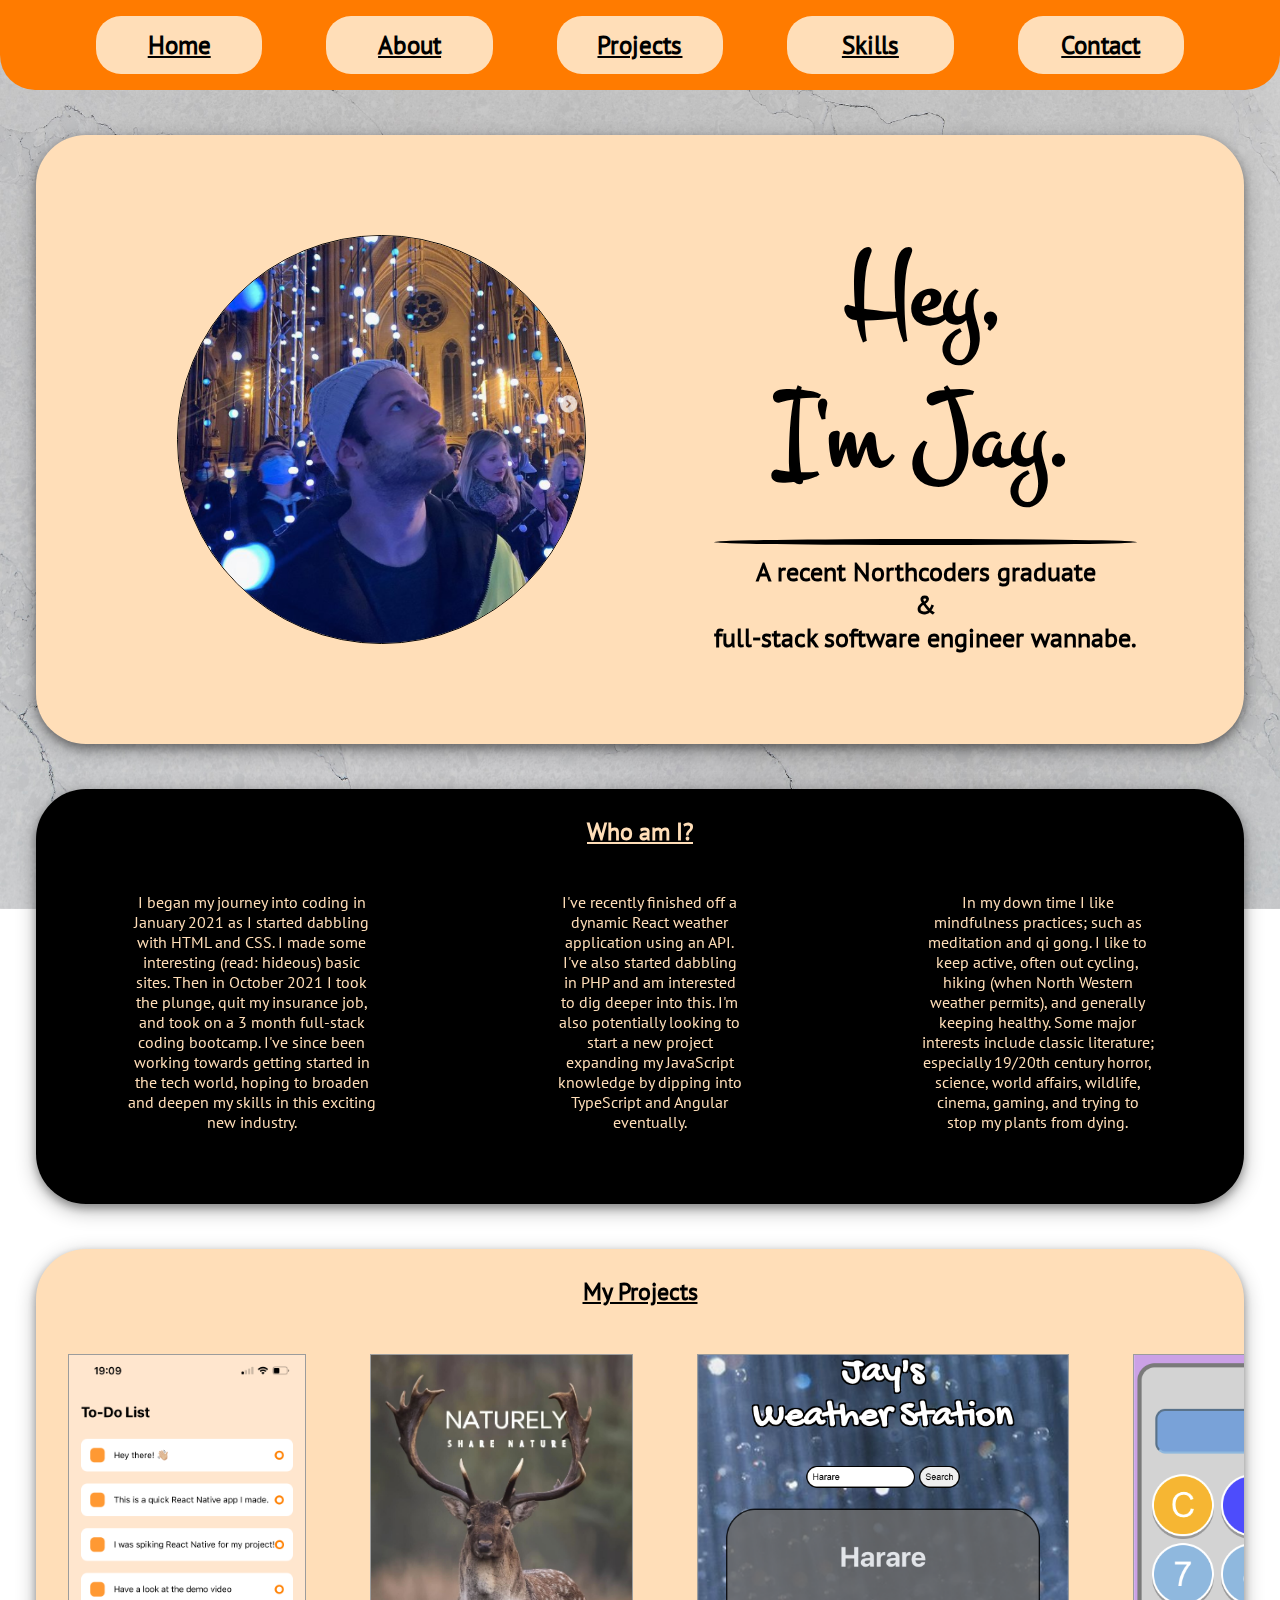
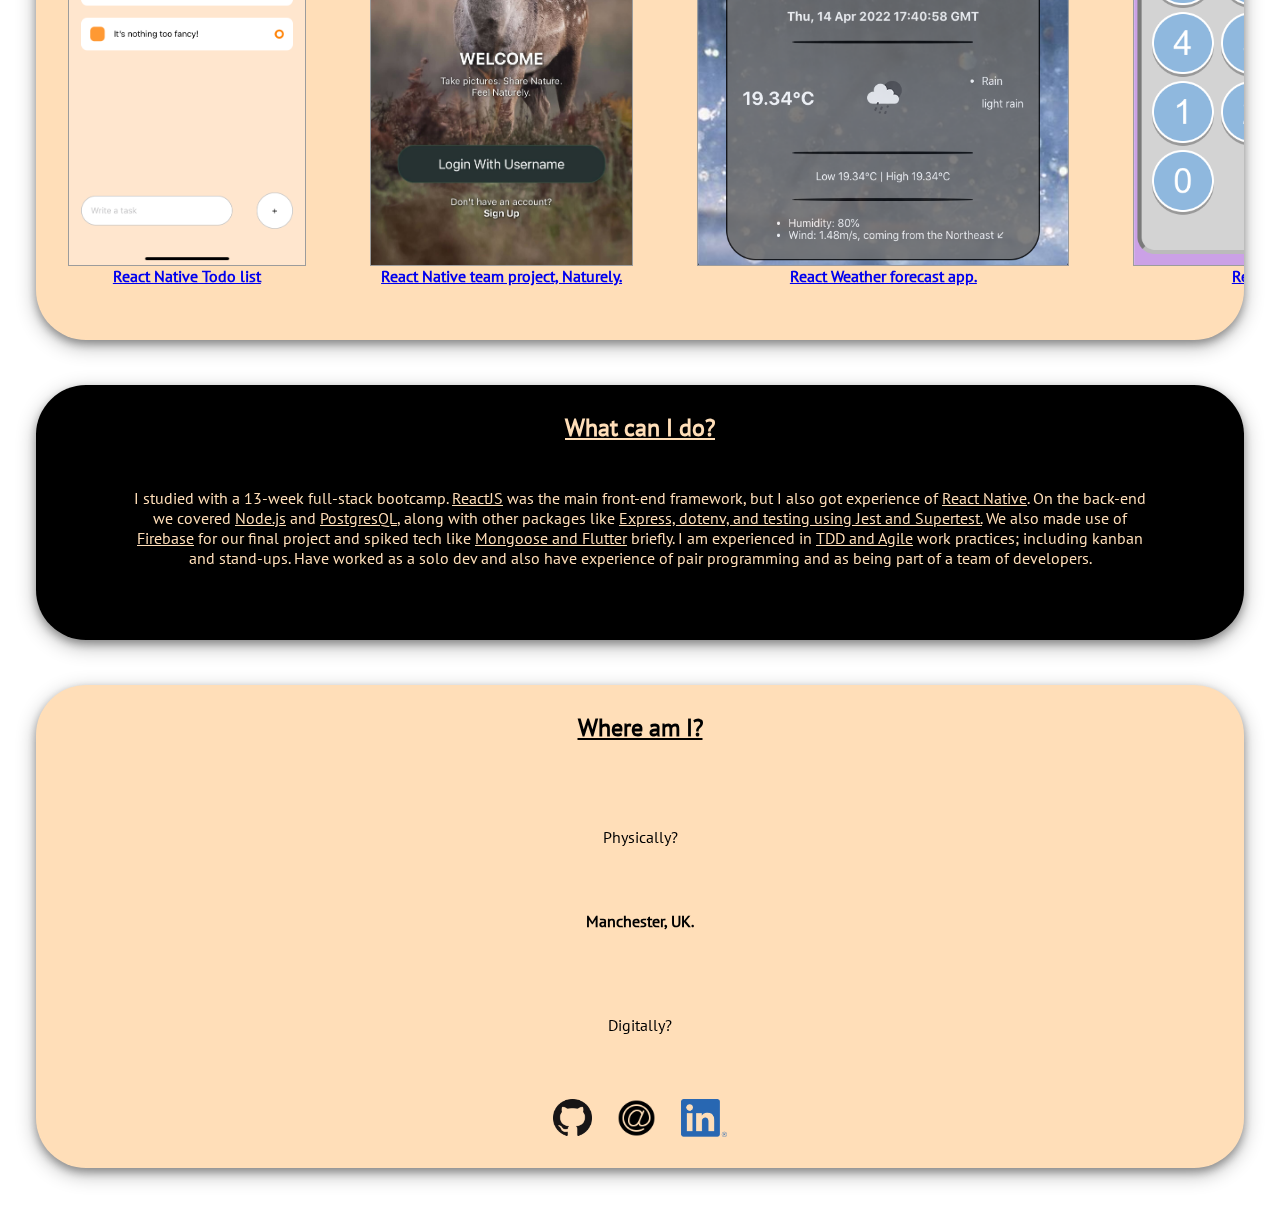
<file: index.html>
<!DOCTYPE html>
<html lang="en">
  <head>
    <meta charset="UTF-8" />
    <meta http-equiv="X-UA-Compatible" content="IE=edge" />
    <meta name="viewport" content="width=device-width, initial-scale=1.0" />
    <title>Jay Hayes: The Portfolio</title>
    <link
      rel="icon"
      type="image/x-icon"
      href="/Media/Photos/logos-icons/favicon-32x32.png"
    />
    <link rel="stylesheet" href="styles.css" />
  </head>

  <body id="home">
    <nav id="navbar">
      <ul class="navlist">
        <a href="#home">
          <p class="nav-text">Home</p>
          <img
            class="nav-img"
            src="./Media/Photos/logos-icons/home.png"
            width="30px"
            alt="Home"
          />
        </a>
        <a href="#bottom-of-home">
          <p class="nav-text">About</p>
          <img
            class="nav-img"
            src="./Media/Photos/logos-icons/profile.png"
            width="30px"
            alt="About"
          />
        </a>
        <a href="#bottom-of-who">
          <p class="nav-text">Projects</p>
          <img
            class="nav-img"
            src="./Media/Photos/logos-icons/catalog.png"
            width="30px"
            alt="Projects"
          />
        </a>
        <a href="#what">
          <p class="nav-text">Skills</p>
          <img
            class="nav-img"
            src="./Media/Photos/logos-icons/skills.png"
            width="30px"
            alt="Skills"
          />
        </a>
        <a href="#where">
          <p class="nav-text">Contact</p>
          <img
            class="nav-img"
            src="./Media/Photos/logos-icons/contact.png"
            width="30px"
            alt="Contact"
          />
        </a>
      </ul>
    </nav>

    <div class="frame">
      <img id="background-img" src="Media/Photos/background-image.jpg" />
      <section id="header">
        <img class="profile-pic" src="Media/Photos/profile-pic-square.png" />
        <div class="header-text">
          <h1 class="intro-text">
            Hey, <br />
            I'm Jay.
          </h1>
          <hr />
          <h2 class="sub-intro-text">
            A recent Northcoders graduate <br />&<br />
            full-stack software engineer wannabe.
          </h2>
          <div id="bottom-of-home"></div>
        </div>
      </section>

      <div class="see-through-background"></div>

      <section id="who">
        <h2 class="subheadings">Who am I?</h2>
        <div class="who-text">
          <p>
            I began my journey into coding in January 2021 as I started dabbling
            with HTML and CSS. I made some interesting (read: hideous) basic
            sites. Then in October 2021 I took the plunge, quit my insurance
            job, and took on a 3 month full-stack coding bootcamp. I've since
            been working towards getting started in the tech world, hoping to
            broaden and deepen my skills in this exciting new industry.
          </p>
          <p>
            I've recently finished off a dynamic React weather application using
            an API. I've also started dabbling in PHP and am interested to dig
            deeper into this. I'm also potentially looking to start a new
            project expanding my JavaScript knowledge by dipping into TypeScript
            and Angular eventually.
          </p>
          <p>
            In my down time I like mindfulness practices; such as meditation and
            qi gong. I like to keep active, often out cycling, hiking (when
            North Western weather permits), and generally keeping healthy. Some
            major interests include classic literature; especially 19/20th
            century horror, science, world affairs, wildlife, cinema, gaming,
            and trying to stop my plants from dying.
          </p>
        </div>
        <div id="bottom-of-who"></div>
      </section>

      <div class="see-through-background"></div>

      <section id="work">
        <h2 class="subheadings">My Projects</h2>
        <br />
        <section class="screenshots">
          <a href="todo.html">
            <div class="single-screenshot">
              <img
                src="Media/Photos/React Native/To Do List/React-Native-todo.png"
              />
              <h4>React Native Todo list</h4>
            </div>
          </a>
          <a href="naturely.html">
            <div class="single-screenshot">
              <img src="Media/Photos/React Native/Naturely/Landing-page.jpg" />
              <h4>React Native team project, Naturely.</h4>
            </div>
          </a>
          <a href="weather.html">
            <div class="single-screenshot">
              <img src="Media/Photos/React/weather-rain.png" />
              <h4>React Weather forecast app.</h4>
            </div>
          </a>
          <a href="calculator.html">
            <div class="single-screenshot">
              <img src="Media/Photos/React/React Calculator.png" />
              <h4>React Calculator</h4>
            </div>
          </a>
          <a href="games-server.html">
            <div class="single-screenshot">
              <img src="Media/Photos/Back-end/games-server-api.png" />
              <h4>Node.js, PostgresQL & Express API server.</h4>
            </div>
          </a>
          <a href="react-game-reviews.html">
            <div class="single-screenshot">
              <img src="Media/Photos/React/React-landing-page.png" />
              <h4>React front-end site, used to access the API server.</h4>
            </div>
          </a>
        </section>
      </section>

      <div class="see-through-background"></div>

      <section id="what">
        <h2 class="subheadings">What can I do?</h2>
        <p>
          I studied with a 13-week full-stack bootcamp.
          <u>ReactJS</u> was the main front-end framework, but I also got
          experience of <u>React Native</u>. On the back-end we covered
          <u>Node.js</u> and <u>PostgresQL</u>, along with other packages like
          <u>Express, dotenv, and testing using Jest and Supertest.</u>
          We also made use of <u>Firebase</u> for our final project and spiked
          tech like <u>Mongoose and Flutter</u> briefly. I am experienced in
          <u>TDD and Agile</u>
          work practices; including kanban and stand-ups. Have worked as a solo
          dev and also have experience of pair programming and as being part of
          a team of developers.
        </p>
      </section>

      <div class="see-through-background"></div>

      <section id="where">
        <h2 class="subheadings">Where am I?</h2>
        <br />
        <p>Physically?</p>
        <h4>Manchester, UK.</h4>
        <br />
        <p>Digitally?</p>
        <div class="links">
          <a href="https://github.com/CodingStunts" target="_blank">
            <img src="Media/Photos/logos-icons/GitHub-Mark-64px.png" />
          </a>
          <a href="mailto:jayhayes13@hotmail.co.uk" target="_blank">
            <img src="Media/Photos/logos-icons/email-icon.png" />
          </a>
          <a href="https://linkedin.com/in/jay-hayes-codes" target="_blank">
            <img src="Media/Photos/logos-icons/LI-In-Bug.png" />
          </a>
        </div>
      </section>

      <div class="see-through-background"></div>
    </div>
  </body>
</html>
</file>
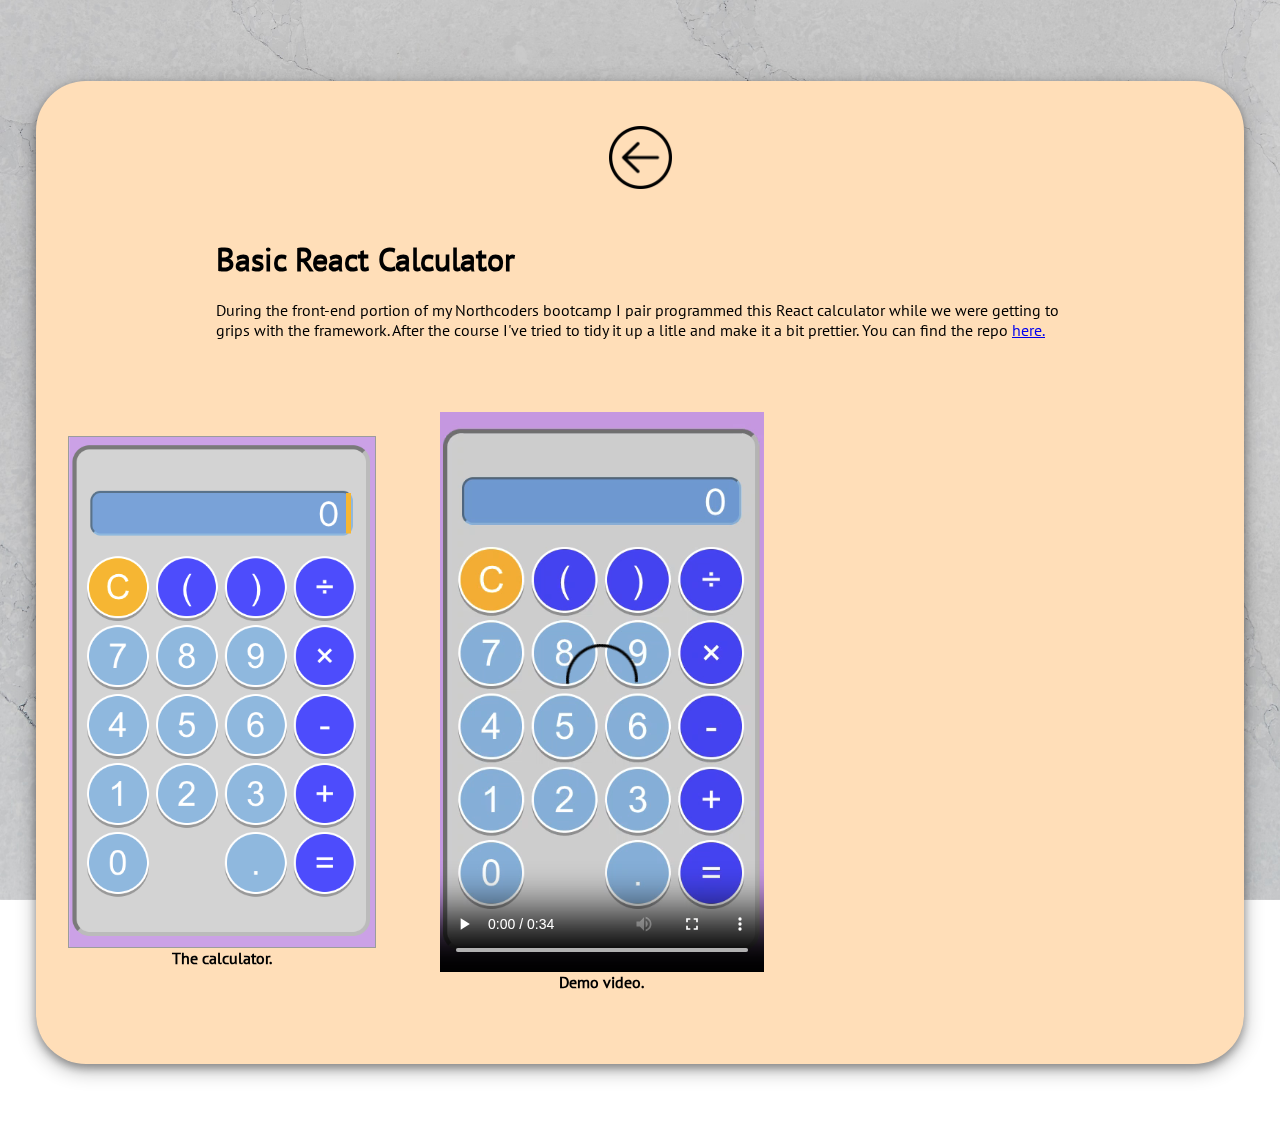
<file: calculator.html>
<!DOCTYPE html>
<html lang="en">
  <head>
    <meta charset="UTF-8" />
    <meta http-equiv="X-UA-Compatible" content="IE=edge" />
    <meta name="viewport" content="width=device-width, initial-scale=1.0" />
    <title>React Calculator</title>
    <link rel="stylesheet" href="styles.css" />
  </head>
  <body>
    <div class="sub-frame">
      <img id="background-img" src="Media/Photos/background-image.jpg" />
      <div class="see-through-background"></div>
      <section class="project-page">
        <a href="index.html">
          <img
            src="Media/Photos/logos-icons/back-arrow.png"
            class="back-icon"
          />
        </a>
        <div class="app-text">
          <h1>Basic React Calculator</h1>
          <br />
          <p>
            During the front-end portion of my Northcoders bootcamp I pair
            programmed this React calculator while we were getting to grips with
            the framework. After the course I've tried to tidy it up a litle and
            make it a bit prettier. You can find the repo
            <a
              target="_blank"
              href="https://github.com/CodingStunts/Basic-React-Calculator/"
              >here.</a
            >
          </p>
        </div>
        <section class="screenshots">
          <div class="single-screenshot">
            <img src="Media/Photos/React/React Calculator.png" />
            <h4>The calculator.</h4>
          </div>
          <div class="single-screenshot">
            <video height="560" controls="true">
              <source
                src="Media/Photos/React/React Calculator.mov"
                type="video/MP4"
              />
            </video>
            <h4>Demo video.</h4>
          </div>
        </section>
      </section>
      <div class="see-through-background"></div>
    </div>
  </body>
</html>
</file>
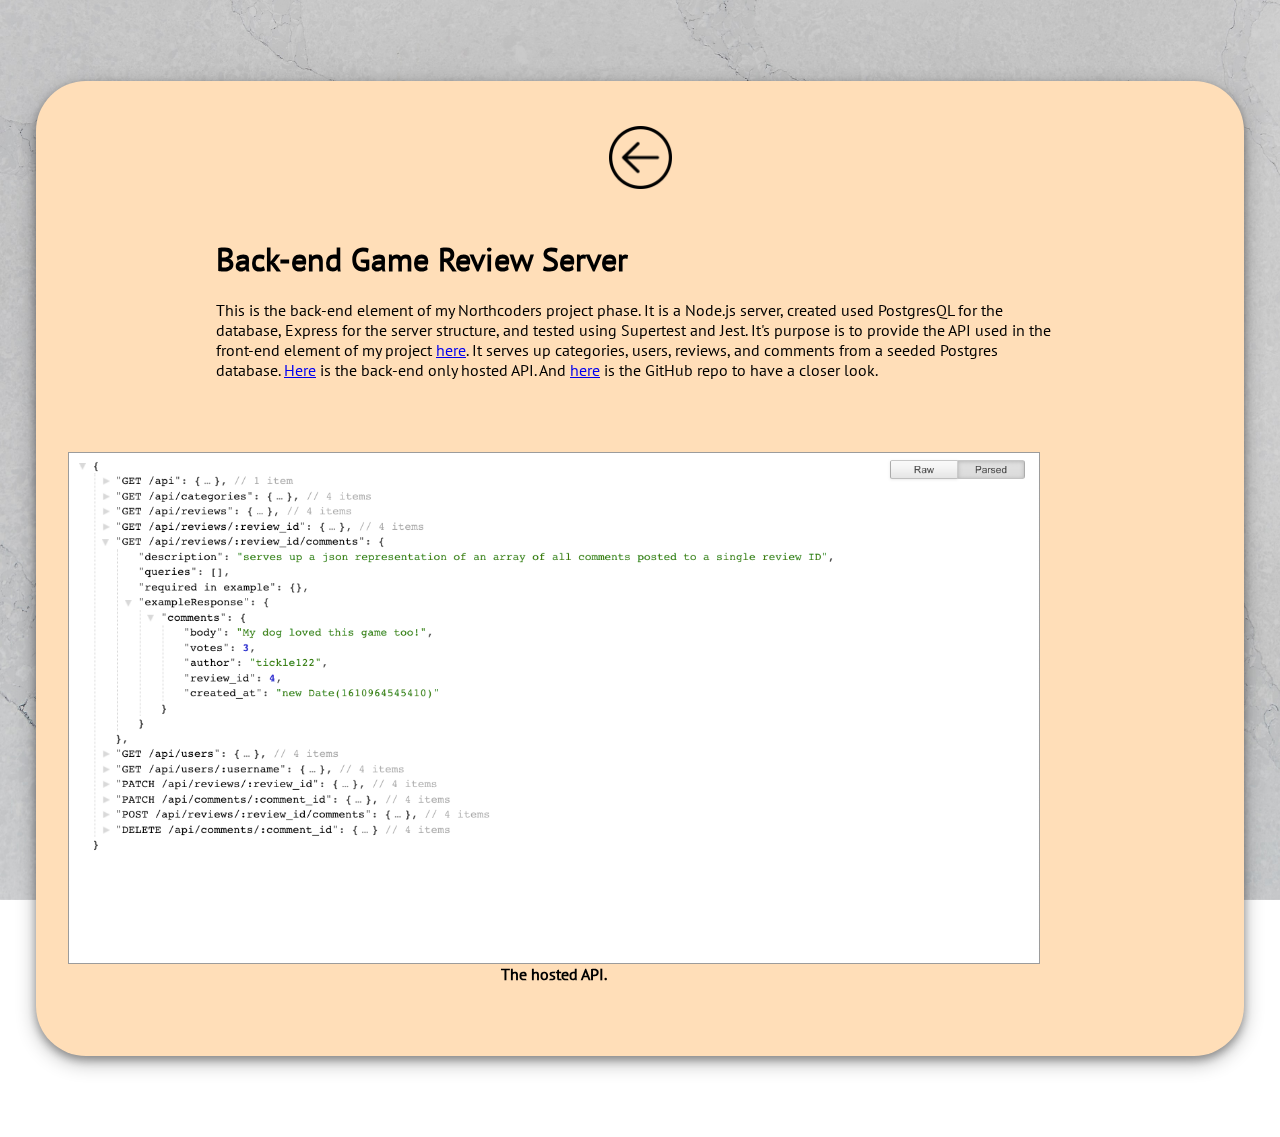
<file: games-server.html>
<!DOCTYPE html>
<html lang="en">
  <head>
    <meta charset="UTF-8" />
    <meta http-equiv="X-UA-Compatible" content="IE=edge" />
    <meta name="viewport" content="width=device-width, initial-scale=1.0" />
    <title>Express Server</title>
    <link rel="stylesheet" href="styles.css" />
  </head>
  <body>
    <div class="sub-frame">
      <img id="background-img" src="Media/Photos/background-image.jpg" />
      <div class="see-through-background"></div>
      <section class="project-page">
        <a href="index.html">
          <img
            src="Media/Photos/logos-icons/back-arrow.png"
            class="back-icon"
          />
        </a>
        <div class="app-text">
          <h1>Back-end Game Review Server</h1>
          <br />
          <p>
            This is the back-end element of my Northcoders project phase. It is
            a Node.js server, created used PostgresQL for the database, Express
            for the server structure, and tested using Supertest and Jest. It's
            purpose is to provide the API used in the front-end element of my
            project <a href="react-game-reviews.html">here</a>. It serves up
            categories, users, reviews, and comments from a seeded Postgres
            database.
            <a
              href="https://jays-games-review-site.herokuapp.com/api"
              target="_blank"
              >Here</a
            >
            is the back-end only hosted API. And
            <a
              href="https://github.com/CodingStunts/nc-games-backend"
              target="_blank"
              >here</a
            >
            is the GitHub repo to have a closer look.
          </p>
        </div>
        <section class="screenshots">
          <div class="single-screenshot">
            <img
              src="Media/Photos/Back-end/games-server-api.png"
              class="games-server-screenshot"
            />
            <h4>The hosted API.</h4>
          </div>
        </section>
      </section>
      <div class="see-through-background"></div>
    </div>
  </body>
</html>
</file>
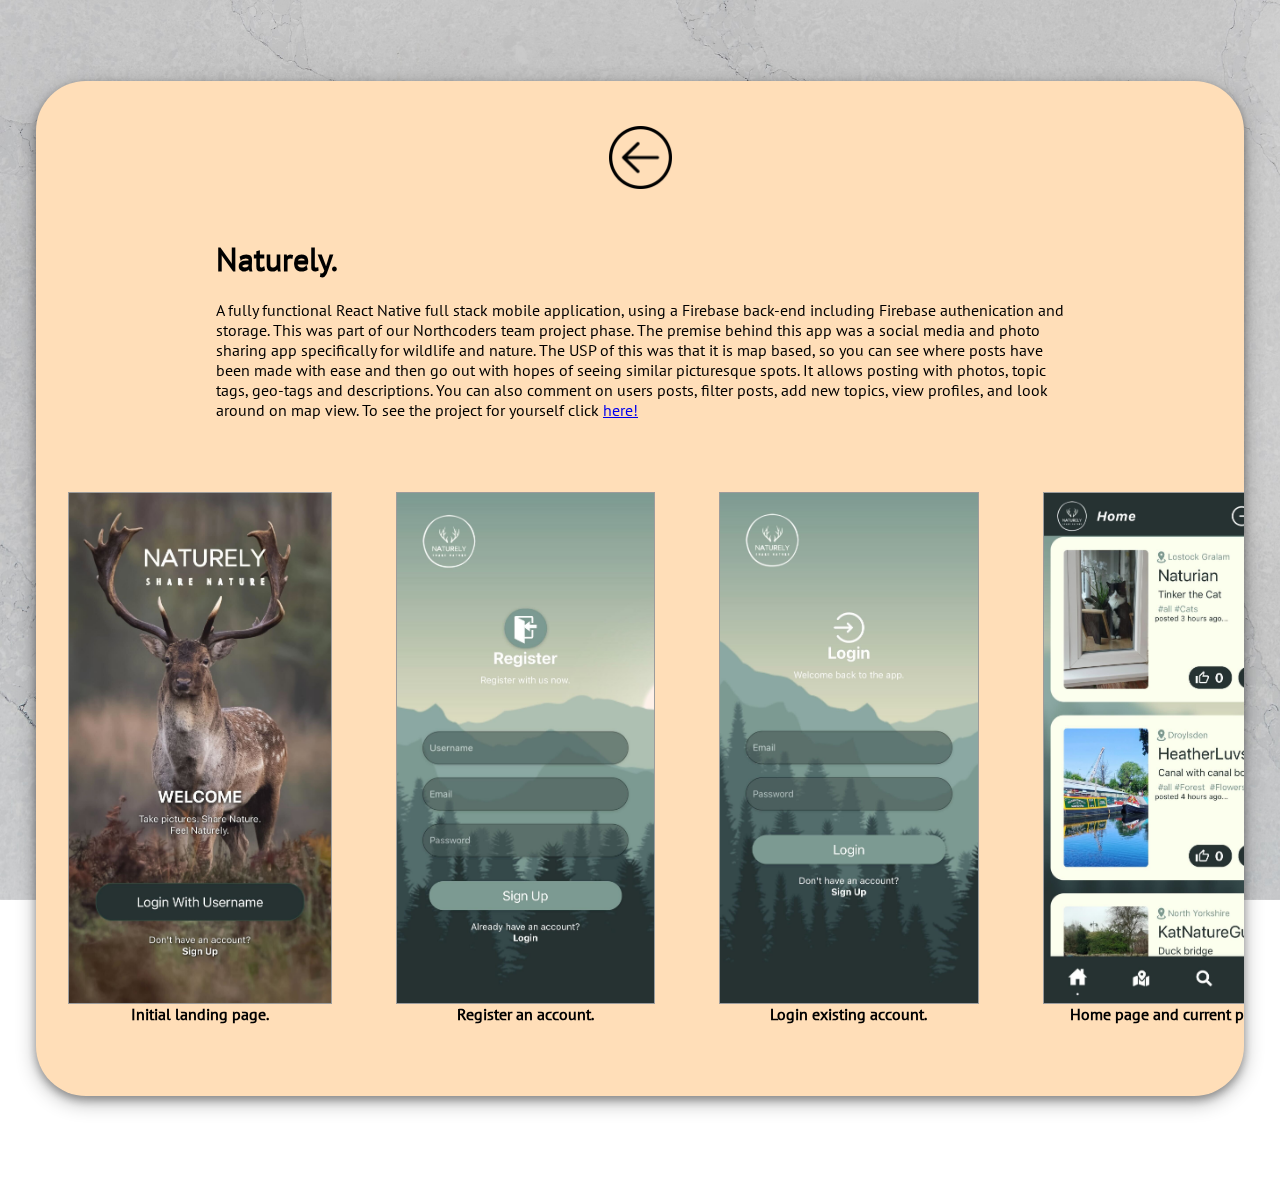
<file: naturely.html>
<!DOCTYPE html>
<html lang="en">
  <head>
    <meta charset="UTF-8" />
    <meta http-equiv="X-UA-Compatible" content="IE=edge" />
    <meta name="viewport" content="width=device-width, initial-scale=1.0" />
    <title>Naturely.</title>
    <link rel="stylesheet" href="styles.css" />
  </head>
  <body>
    <div class="sub-frame">
      <img id="background-img" src="Media/Photos/background-image.jpg" />
      <div class="see-through-background"></div>
      <section class="project-page">
        <a href="index.html">
          <img
            src="Media/Photos/logos-icons/back-arrow.png"
            class="back-icon"
          />
        </a>
        <div class="app-text">
          <h1>Naturely.</h1>
          <br />
          <p>
            A fully functional React Native full stack mobile application, using
            a Firebase back-end including Firebase authenication and storage.
            This was part of our Northcoders team project phase. The premise
            behind this app was a social media and photo sharing app
            specifically for wildlife and nature. The USP of this was that it is
            map based, so you can see where posts have been made with ease and
            then go out with hopes of seeing similar picturesque spots. It
            allows posting with photos, topic tags, geo-tags and descriptions.
            You can also comment on users posts, filter posts, add new topics,
            view profiles, and look around on map view. To see the project for
            yourself click
            <a href="https://github.com/CodingStunts/naturely" target="_blank"
              >here!</a
            >
          </p>
        </div>
        <section class="screenshots">
          <div class="single-screenshot">
            <img src="Media/Photos/React Native/Naturely/Landing-page.jpg" />
            <h4>Initial landing page.</h4>
          </div>
          <div class="single-screenshot">
            <img src="Media/Photos/React Native/Naturely/Register-page.jpg" />
            <h4>Register an account.</h4>
          </div>
          <div class="single-screenshot">
            <img src="Media/Photos/React Native/Naturely/Log-in.jpg" />
            <h4>Login existing account.</h4>
          </div>
          <div class="single-screenshot">
            <img src="Media/Photos/React Native/Naturely/Home-page-posts.jpg" />
            <h4>Home page and current posts.</h4>
          </div>
          <div class="single-screenshot">
            <img src="Media/Photos/React Native/Naturely/Map-view-posts.jpg" />
            <h4>Map view posts.</h4>
          </div>
          <div class="single-screenshot">
            <img src="Media/Photos/React Native/Naturely/Make-post.jpg" />
            <h4>Posting new content.</h4>
          </div>
          <div class="single-screenshot">
            <img src="Media/Photos/React Native/Naturely/Profile-page.jpg" />
            <h4>Your profile.</h4>
          </div>
          <div class="single-screenshot">
            <img src="Media/Photos/React Native/Naturely/Loading-page.jpg" />
            <h4>Loading page.</h4>
          </div>
        </section>
      </section>
      <div class="see-through-background"></div>
    </div>
  </body>
</html>
</file>
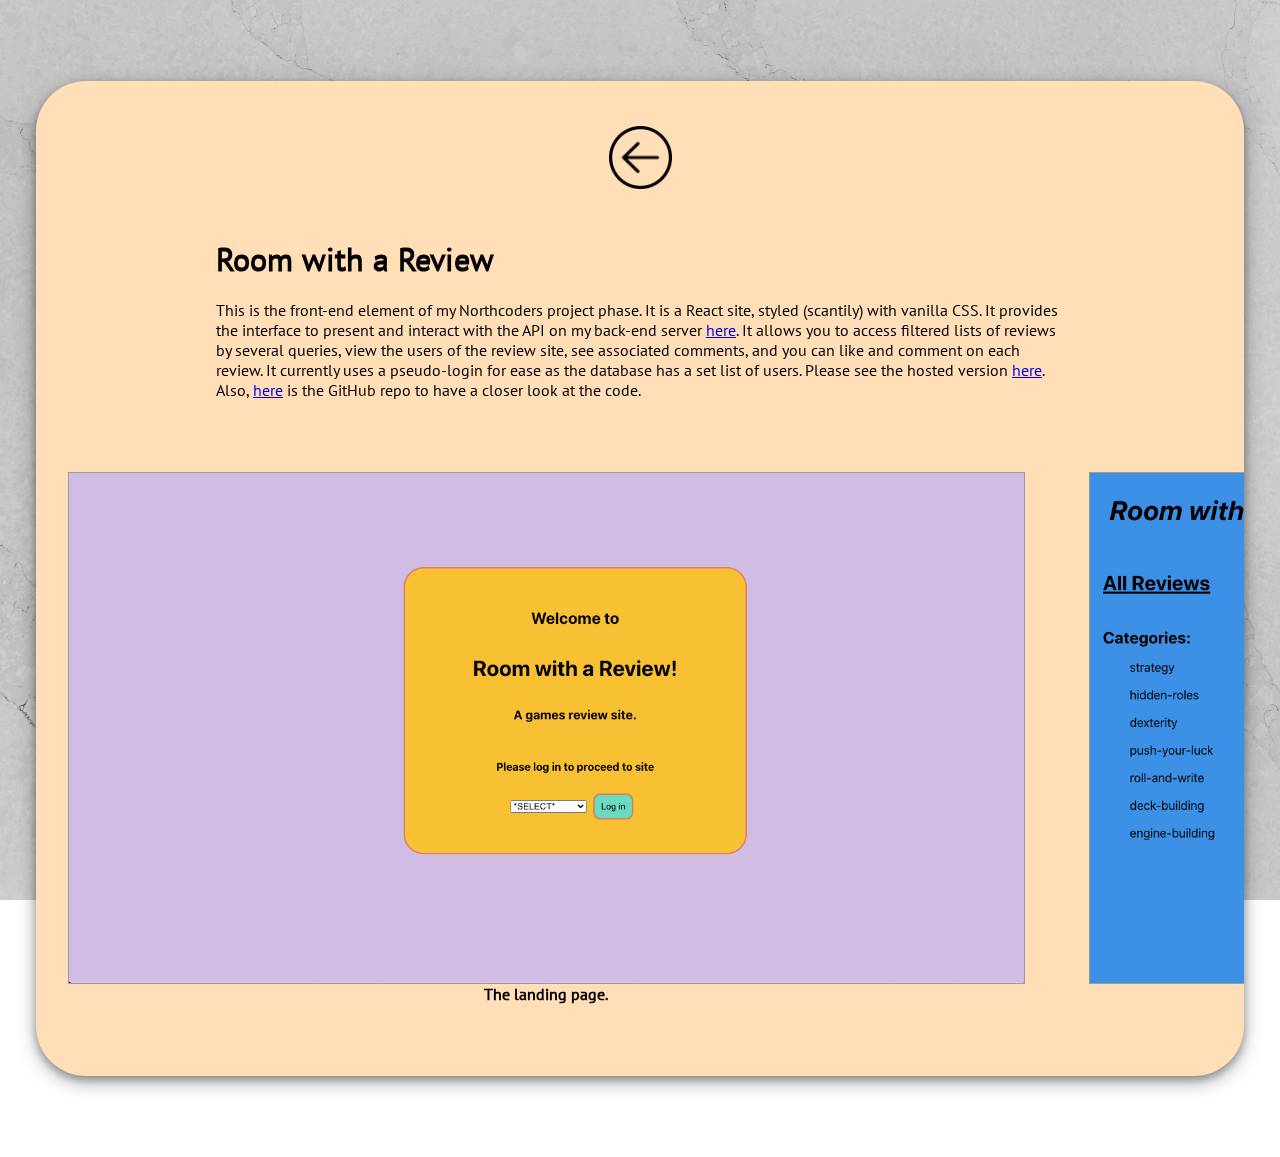
<file: react-game-reviews.html>
<!DOCTYPE html>
<html lang="en">
  <head>
    <meta charset="UTF-8" />
    <meta http-equiv="X-UA-Compatible" content="IE=edge" />
    <meta name="viewport" content="width=device-width, initial-scale=1.0" />
    <title>React Review Site</title>
    <link rel="stylesheet" href="styles.css" />
  </head>
  <body>
    <div class="sub-frame">
      <img id="background-img" src="Media/Photos/background-image.jpg" />
      <div class="see-through-background"></div>
      <section class="project-page">
        <a href="index.html">
          <img
            src="Media/Photos/logos-icons/back-arrow.png"
            class="back-icon"
          />
        </a>
        <div class="app-text">
          <h1>Room with a Review</h1>
          <br />
          <p>
            This is the front-end element of my Northcoders project phase. It is
            a React site, styled (scantily) with vanilla CSS. It provides the
            interface to present and interact with the API on my back-end server
            <a href="games-server.html">here</a>. It allows you to access
            filtered lists of reviews by several queries, view the users of the
            review site, see associated comments, and you can like and comment
            on each review. It currently uses a pseudo-login for ease as the
            database has a set list of users. Please see the hosted version
            <a href="https://room-with-a-review.netlify.app/" target="_blank"
              >here</a
            >. Also,
            <a href="https://github.com/CodingStunts/nc-games" target="_blank"
              >here</a
            >
            is the GitHub repo to have a closer look at the code.
          </p>
        </div>
        <section class="screenshots">
          <div class="single-screenshot">
            <img
              src="Media/Photos/React/React-landing-page.png"
              class="games-server-screenshot"
            />
            <h4>The landing page.</h4>
          </div>
          <div class="single-screenshot">
            <img
              src="Media/Photos/React/React-home-page.png"
              class="games-server-screenshot"
            />
            <h4>The home page.</h4>
          </div>
          <div class="single-screenshot">
            <img
              src="Media/Photos/React/React-all-reviews-page.png"
              class="games-server-screenshot"
            />
            <h4>All reviews page, with filters.</h4>
          </div>
        </section>
      </section>
      <div class="see-through-background"></div>
    </div>
  </body>
</html>
</file>
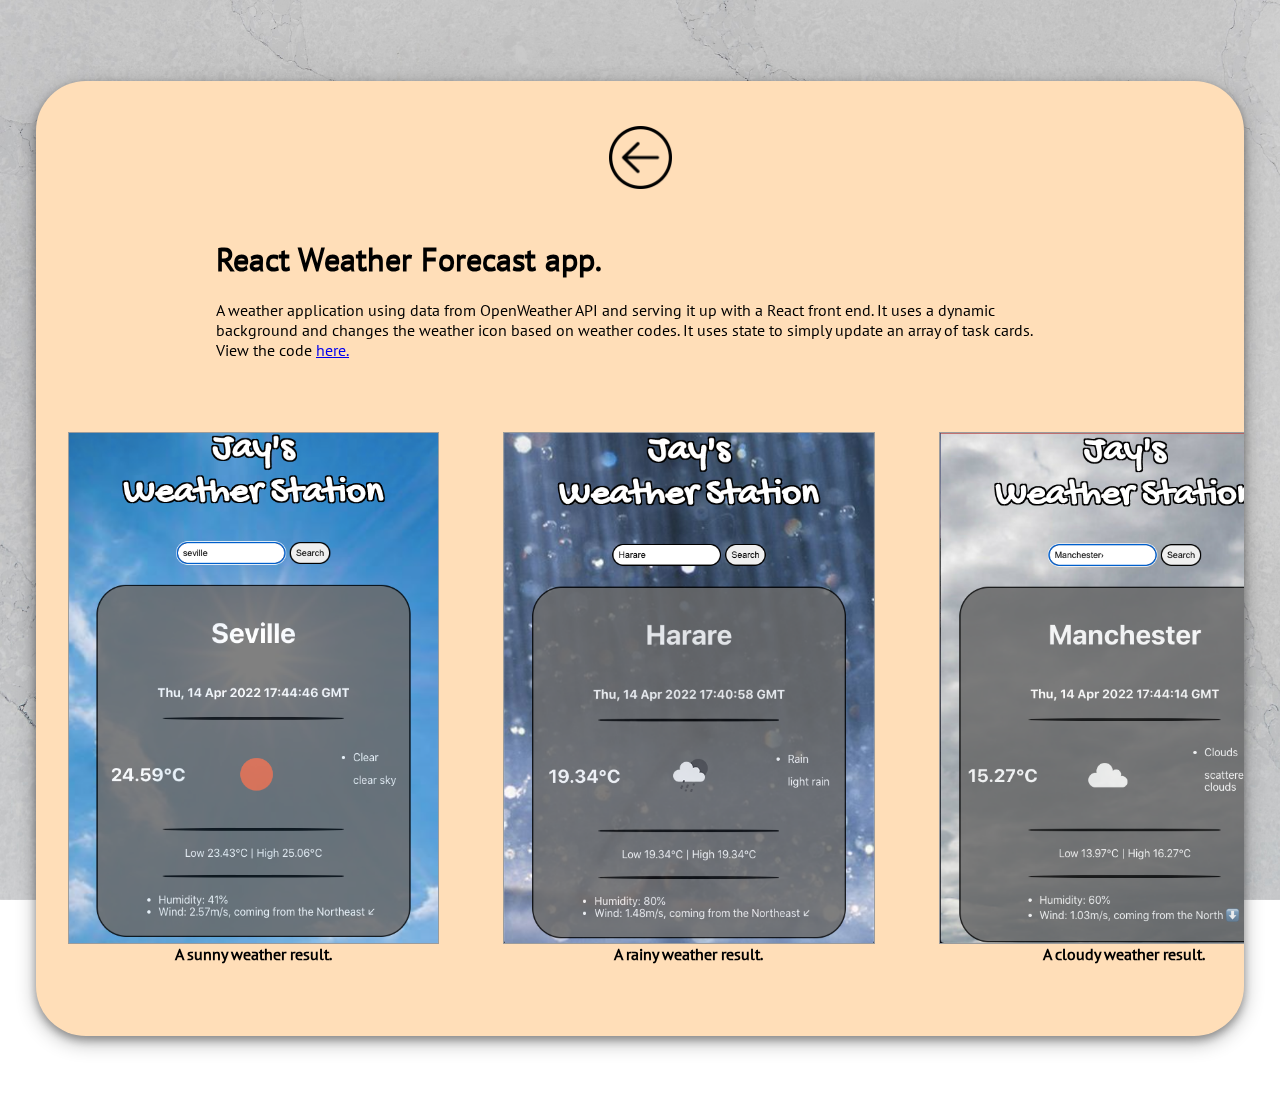
<file: weather.html>
<!DOCTYPE html>
<html lang="en">
  <head>
    <meta charset="UTF-8" />
    <meta http-equiv="X-UA-Compatible" content="IE=edge" />
    <meta name="viewport" content="width=device-width, initial-scale=1.0" />
    <title>React Weather App</title>
    <link rel="stylesheet" href="styles.css" />
  </head>
  <body>
    <div class="sub-frame">
      <img id="background-img" src="Media/Photos/background-image.jpg" />
      <div class="see-through-background"></div>
      <section class="project-page">
        <a href="index.html">
          <img
            src="Media/Photos/logos-icons/back-arrow.png"
            class="back-icon"
          />
        </a>
        <div class="app-text">
          <h1>React Weather Forecast app.</h1>
          <br />
          <p>
            A weather application using data from OpenWeather API and serving it
            up with a React front end. It uses a dynamic background and changes
            the weather icon based on weather codes. It uses state to simply
            update an array of task cards. View the code
            <a
              target="_blank"
              href="https://github.com/CodingStunts/React-Weather-App"
              >here.</a
            >
          </p>
        </div>
        <section class="screenshots">
          <div class="single-screenshot">
            <img src="Media/Photos/React/weather-sun.png" />
            <h4>A sunny weather result.</h4>
          </div>
          <div class="single-screenshot">
            <img src="Media/Photos/React/weather-rain.png" />
            <h4>A rainy weather result.</h4>
          </div>
          <div class="single-screenshot">
            <img src="Media/Photos/React/weather-cloudy.png" />
            <h4>A cloudy weather result.</h4>
          </div>
        </section>
      </section>
      <div class="see-through-background"></div>
    </div>
  </body>
</html>
</file>
<file: styles.css>
/*Local fonts*/
@font-face {
  font-family: portfolio-font;
  src: url(Font-Family//PTSans/PTSans-Regular.ttf);
}

@font-face {
  font-family: intro-text;
  src: url(Font-Family/Montez/Montez-Regular.ttf);
}

body {
  font-family: portfolio-font, Arial, Helvetica, sans-serif;
}

/*General Styling*/
html {
  scroll-behavior: smooth;
}

* {
  box-sizing: border-box;
  margin: 0;
  padding: 0;
}

hr {
  border: solid 3px black;
  border-radius: 60%;
  margin-top: 30px;
  margin-bottom: 10px;
}

.frame p {
  padding: 5vw 20vh;
}

.subheadings {
  text-decoration: underline;
}

.frame {
  padding-top: 1vh;
  background: fixed;
}

#background-img {
  position: fixed;
  width: 100%;
  height: 100%;
  z-index: -5;
}

.see-through-background {
  opacity: 0;
  height: 5vh;
}

/*Header div*/
#header {
  display: flex;
  flex-direction: row;
  justify-items: center;
  align-items: center;
  padding: 10vh 0vh;
  margin: 14vh 4vh 0vh;
  border-radius: 50px;
  background-color: rgb(255, 222, 184);
  box-shadow: 0 4px 8px 0 rgba(0, 0, 0, 0.3), 0 6px 20px 0 rgba(0, 0, 0, 0.3);
}
@media (max-width: 600px) {
  #header {
    flex-direction: column;
  }
}

.header-text {
  display: flex;
  flex-direction: column;
  text-align: center;
  margin-left: 10vw;
}
@media (max-width: 600px) {
  .header-text {
    margin-left: 0;
  }
}
.profile-pic {
  border: 1px black solid;
  border-radius: 100%;
  margin-left: 11vw;
  width: 32vw;
  transition: transform 0.5s, box-shadow 0.5s;
}
@media (max-width: 600px) {
  .profile-pic {
    width: 50vw;
    margin-left: 0;
    margin-bottom: 3vh;
  }
}

.profile-pic:hover {
  box-shadow: 0 8px 8px 0 rgba(0, 0, 0, 0.4), 0 12px 20px 0 rgba(0, 0, 0, 0.4);
  transform: scale(1.1);
}

.intro-text {
  font-family: intro-text;
  font-size: 8.5vw;
  text-align: center;
}
@media (max-width: 600px) {
  .intro-text {
    font-size: 60px;
  }
}

.sub-intro-text {
  font-size: 2vw;
}
@media (max-width: 600px) {
  .sub-intro-text {
    font-size: 18px;
  }
}

/*Top Navigation Bar*/
#navbar {
  display: flex;
  flex-direction: row;
  position: fixed;
  align-items: center;
  justify-content: center;
  background-color: rgb(255, 123, 0);
  border-bottom-left-radius: 35px;
  border-bottom-right-radius: 35px;
  height: 10vh;
  width: 100vw;
  margin-bottom: 3%;
  z-index: 5;
}

.navlist {
  display: flex;
  flex-direction: row;
}

.nav-img {
  display: none;
}

/*Hyperlinks*/
.navlist a:link {
  text-align: center;
  justify-items: center;
  color: black;
  background-color: rgb(255, 222, 184);
  width: 13vw;
  padding: 1vw 2vh;
  border-radius: 25px;
}
.navlist a:hover {
  background-color: black;
  color: rgb(255, 222, 184);
}
.navlist a:after {
  color: black;
  background-color: rgb(255, 222, 184);
}
#navbar a {
  list-style: none;
  font-size: 25px;
  font-weight: bold;
  margin: 0vw 2.5vw;
}

@media (max-width: 800px) {
  #navbar a {
    width: auto;
  }
  .nav-img {
    display: flex;
    opacity: 2;
  }
  .nav-text {
    display: none;
  }
}
/*Who*/
#who {
  display: flex;
  flex-direction: column;
  justify-content: center;
  align-items: center;
  padding: 3vh 0vh;
  margin: 0vh 4vh;
  border-radius: 50px;
  background-color: black;
  color: rgb(255, 222, 184);
  box-shadow: 0 4px 8px 0 rgba(0, 0, 0, 0.3), 0 6px 20px 0 rgba(0, 0, 0, 0.3);
}

.who-text {
  display: flex;
  flex-direction: row;
}
@media (max-width: 950px) {
  .who-text {
    flex-direction: column;
  }
}

#who p {
  padding: 5vh 7vw;
  text-align: center;
}

/*My Work*/
#work {
  display: flex;
  flex-direction: column;
  align-items: center;
  padding: 3vh 0vh;
  margin: 0vh 4vh;
  border-radius: 50px;
  background-color: rgb(255, 222, 184);
  color: black;
  box-shadow: 0 4px 8px 0 rgba(0, 0, 0, 0.3), 0 6px 20px 0 rgba(0, 0, 0, 0.3);
}

/*My Work & individual Native pages*/
.screenshots {
  width: 100%;
  display: flex;
  align-items: center;
  overflow: auto;
  white-space: nowrap;
  padding: 3vh 0vw;
}

.single-screenshot {
  margin-left: 2.5vw;
  margin-right: 2.5vw;
  display: flex;
  flex-direction: column;
  align-items: center;
}

.single-screenshot img {
  max-height: 40vw;
  border: 1px rgb(156, 156, 156) solid;
  transition: box-shadow 0.5s;
}
@media (max-width: 600px) {
  .single-screenshot img {
    max-height: 60vh;
  }
}

.single-screenshot img:hover {
  box-shadow: 0 4px 8px 0 rgba(0, 0, 0, 0.4), 0 6px 20px 0 rgba(0, 0, 0, 0.4);
}

/*What can I do?*/
#what {
  display: flex;
  flex-direction: column;
  align-items: center;
  padding: 3vh 0vh;
  margin: 0vh 4vh;
  border-radius: 50px;
  background-color: black;
  color: rgb(255, 222, 184);
  box-shadow: 0 4px 8px 0 rgba(0, 0, 0, 0.3), 0 6px 20px 0 rgba(0, 0, 0, 0.3);
}

#what p {
  padding: 5vh 7vw;
  text-align: center;
}

/*Where can you find me?*/
#where {
  display: flex;
  flex-direction: column;
  align-items: center;
  padding: 3vh 0vh;
  margin: 0vh 4vh;
  border-radius: 50px;
  background-color: rgb(255, 222, 184);
  box-shadow: 0 4px 8px 0 rgba(0, 0, 0, 0.3), 0 6px 20px 0 rgba(0, 0, 0, 0.3);
}

#where img {
  max-height: 3vw;
  margin-left: 1vw;
  margin-right: 1vw;
}
@media (max-width: 600px) {
  #where img {
    max-height: 8vw;
  }
}

.links {
  display: flex;
  flex-direction: row;
  align-items: center;
}

/*Sub-page Styling*/

.sub-frame {
  background: fixed;
}

.project-page {
  display: flex;
  flex-direction: column;
  align-items: center;
  padding: 5vh 0vh;
  margin: 4vh 4vh;
  border-radius: 50px;
  background-color: rgb(255, 222, 184);
  color: black;
  box-shadow: 0 4px 8px 0 rgba(0, 0, 0, 0.3), 0 6px 20px 0 rgba(0, 0, 0, 0.3);
}

.app-text {
  padding-left: 20vh;
  padding-right: 20vh;
  padding-top: 5vh;
  padding-bottom: 5vh;
}
@media (max-width: 600px) {
  .app-text {
    padding: 5vw 5vh;
  }
}

.back-icon {
  max-width: 7vh;
}
</file>
